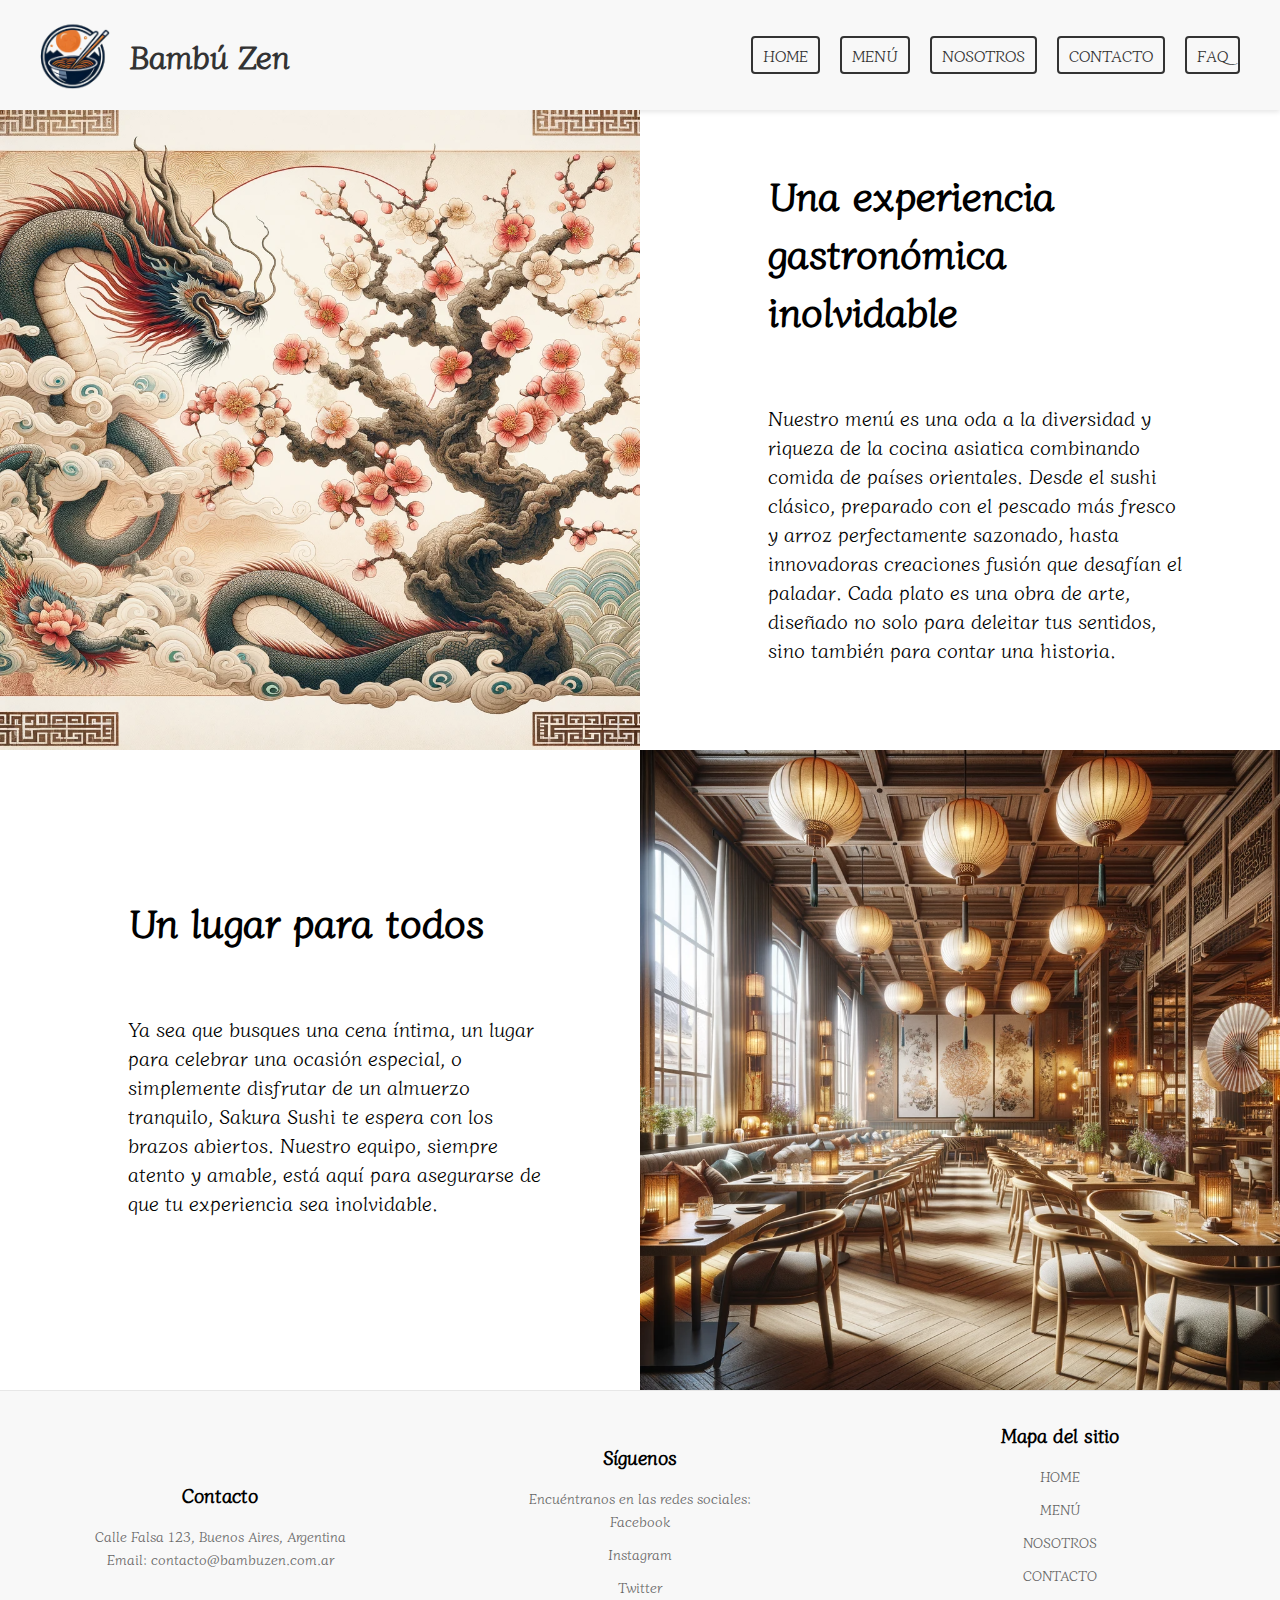
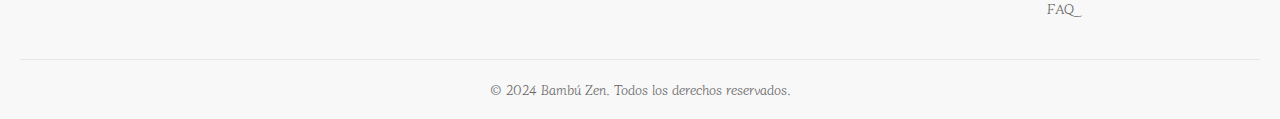
<file: index.html>
<!DOCTYPE html>
<html lang="en">

<head>
    <meta charset="UTF-8">
    <meta name="viewport" content="width=device-width, initial-scale=1.0">
    <title>Bambú Zen</title>
    <link rel="stylesheet" href="CSS/style.css" />
</head>

<body>

    <header>
        <div class="logo">
            <img src="Assets/LogoBambúZen.png" alt="Logo de la empresa">
            <span>Bambú Zen</span>
        </div>
        <nav class="nav-list">
            <ul>
                <li><a href="index.html">HOME</a></li>
                <li><a href="Pages/menú.html">MENÚ</a></li>
                <li><a href="Pages/nosotros.html">NOSOTROS</a></li>
                <li><a href="Pages/contacto.html">CONTACTO</a></li>
                <li><a href="Pages/faq.html">FAQ</a></li>
            </ul>
        </nav>
    </header>

    <main>

        <section class="grilla">
            <article class="landing b1">
                <img src="Assets/Fondos/Landing Page/Arte Landing Page 1 - Este.png" alt="Fondo de tonos claros con un dragon de colores">
                <div class="text b1-text">
                    <h2>Una experiencia gastronómica inolvidable</h2>
                    <p>Nuestro menú es una oda a la diversidad y riqueza de la cocina asiatica combinando comida de
                        países orientales. Desde el sushi clásico, preparado con el pescado más fresco y arroz
                        perfectamente sazonado, hasta innovadoras creaciones fusión que desafían el paladar. Cada plato
                        es una obra de arte, diseñado no solo para deleitar tus sentidos, sino también para contar una
                        historia.</p>
                </div>
            </article>

            <article class="landing b2">
                <div class="text b2-text">
                    <h2>Un lugar para todos</h2>
                    <p>Ya sea que busques una cena íntima, un lugar para celebrar una ocasión especial, o simplemente
                        disfrutar de un almuerzo tranquilo, Sakura Sushi te espera con los brazos abiertos. Nuestro
                        equipo, siempre atento y amable, está aquí para asegurarse de que tu experiencia sea
                        inolvidable.</p>
                </div>
                <img src="Assets/Fondos/Landing Page/Restaurante 1 - Este.png" alt="">
            </article>
        </section>



    </main>

    <footer>
        <div class="footer-content">
            <div class="footer-section">
                <h3>Contacto</h3>
                <p>Calle Falsa 123, Buenos Aires, Argentina</p>
                <p>Email: contacto@bambuzen.com.ar</p>
            </div>
        </div>
        <div class="footer-section">
            <h3>Síguenos</h3>
            <p>Encuéntranos en las redes sociales:</p>
            <ul class="redes-sociales">
                <li>Facebook</li>
                <li>Instagram</li>
                <li>Twitter</li>
            </ul>
        </div>
        <div class="footer-section">
            <h3>Mapa del sitio</h3>
            <ul>
                <li><a href="index.html">HOME</a></li>
                <li><a href="Pages/menú.html">MENÚ</a></li>
                <li><a href="Pages/nosotros.html">NOSOTROS</a></li>
                <li><a href="Pages/contacto.html">CONTACTO</a></li>
                <li><a href="Pages/faq.html">FAQ</a></li>
            </ul>
        </div>
        <div class="footer-abajo">
            <p>© 2024 Bambú Zen. Todos los derechos reservados.</p>
        </div>
    </footer>

</body>

</html>
</file>
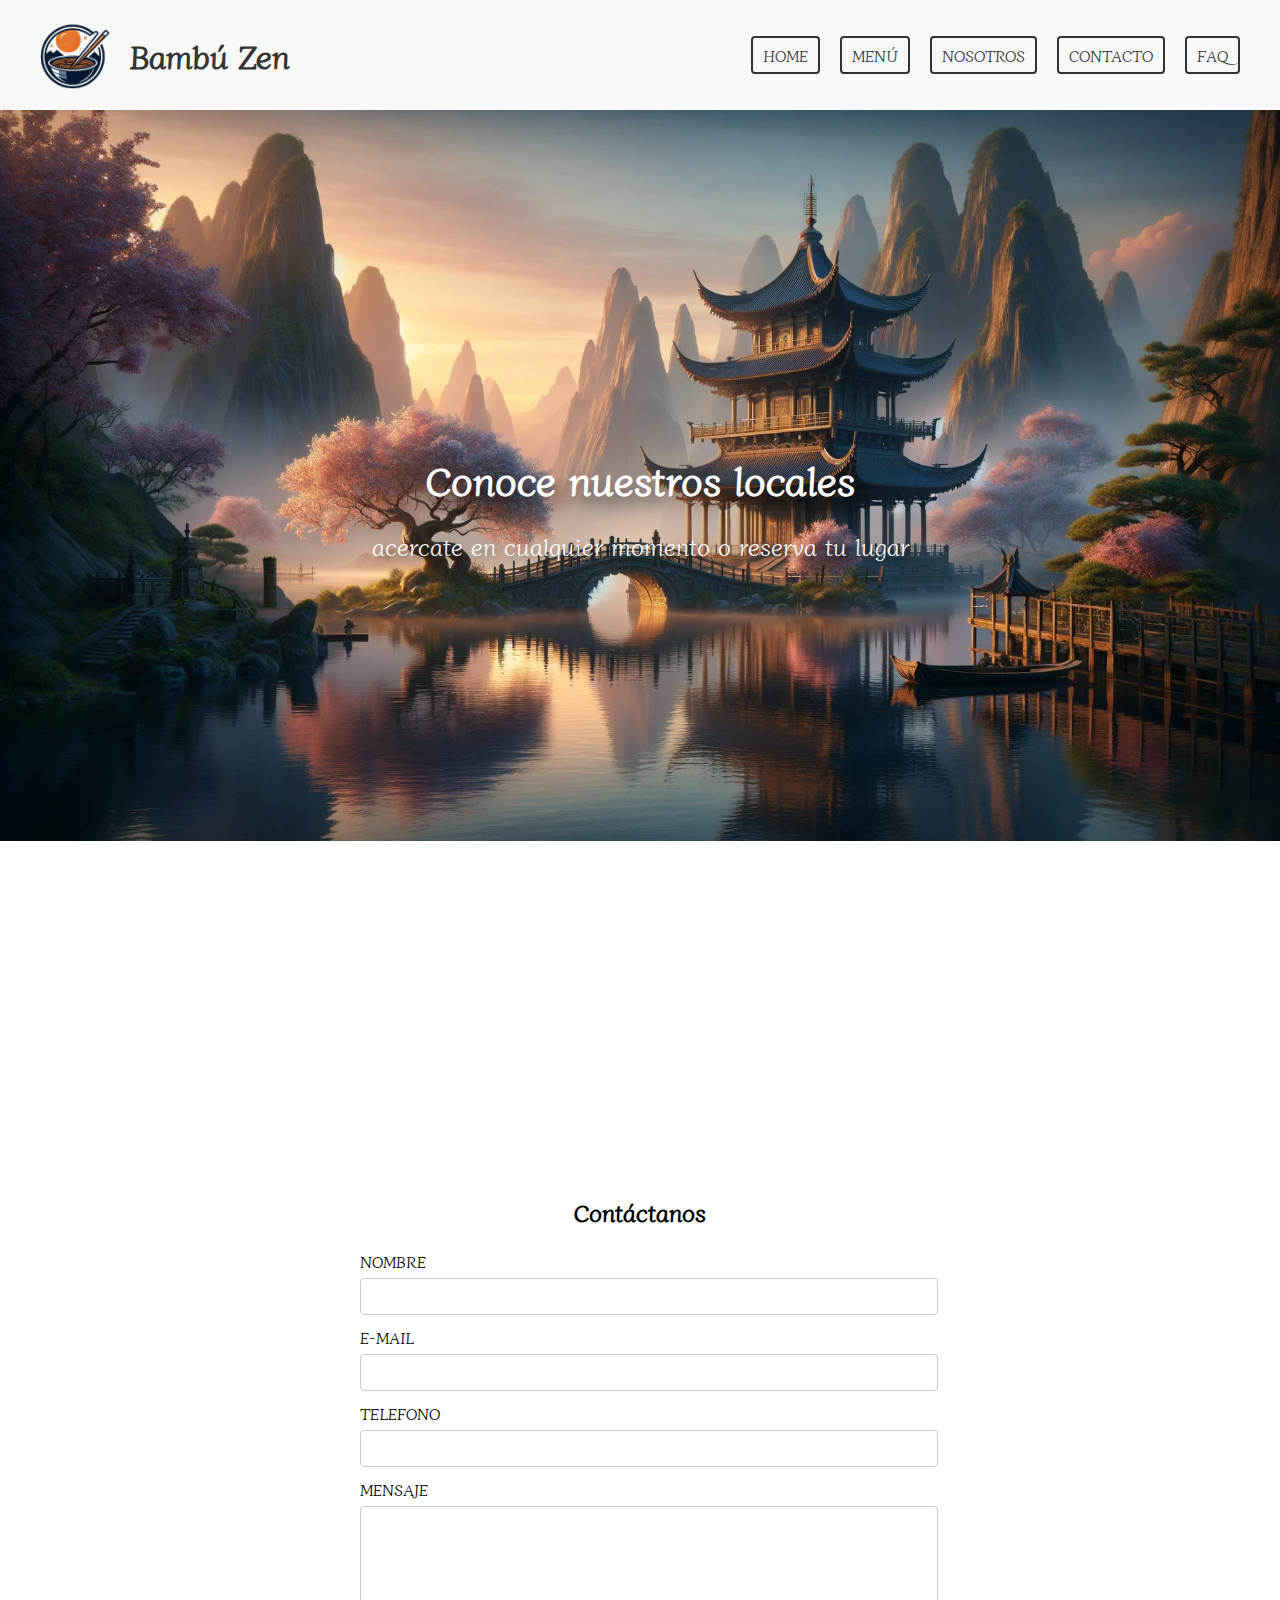
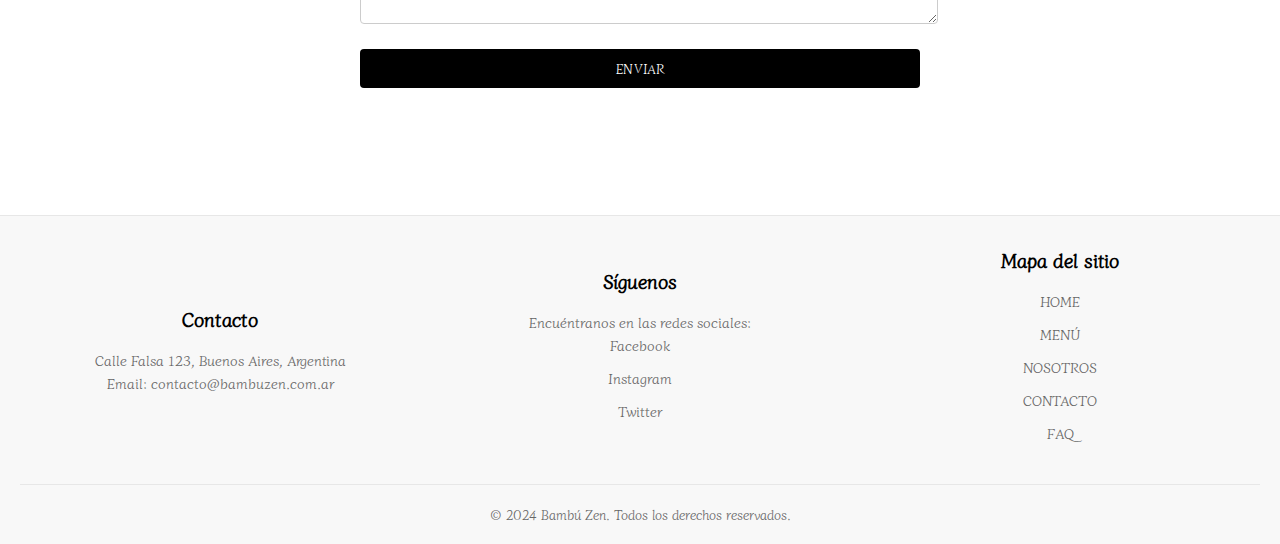
<file: Pages/contacto.html>
<!DOCTYPE html>
<html lang="en">
<head>
    <meta charset="UTF-8">
    <meta name="viewport" content="width=device-width, initial-scale=1.0">
    <title>Bambú Zen - Contacto</title>
    <link rel="stylesheet" href="../CSS/style.css" />
</head>
<body>
    
    <header>
        <div class="logo">
            <img src="../Assets/LogoBambúZen.png" alt="Logo de la empresa">
            <span>Bambú Zen</span>
        </div>
        <nav class="nav-list">
            <ul>
                <li><a href="../index.html">HOME</a></li>
                <li><a href="menú.html">MENÚ</a></li>
                <li><a href="nosotros.html">NOSOTROS</a></li>
                <li><a href="contacto.html">CONTACTO</a></li>
                <li><a href="faq.html">FAQ</a></li>
            </ul>
        </nav>
    </header>

    <main>
        <section class="contacto-img-1">
            <img src="../Assets/Fondos/Landing Page/Fondo 1 - Landing Page.png" alt="Fondo de estilo oriental">
         </section>
         <section class="contacto-text-1">
            <h2>Conoce nuestros locales</h2>
            <p>acercate en cualquier momento o reserva tu lugar</p>
         </section>   

	    <section class="contacto-formulario">
            <h2>Contáctanos</h2>
            <form action="#contacto" method="post">
                <div class="formulario-1">
                    <label for="nombre">NOMBRE</label>
                    <input type="text" id="nombre" name="nombre" required>
                </div>
                <div class="formulario-1">
                    <label for="email">E-MAIL</label>
                    <input type="email" id="email" name="email" required>
                </div>
                <div class="formulario-1">
                    <label for="telefono">TELEFONO</label>
                    <input type="tel" id="telefono" name="telefono" required>
                </div>
                <div class="formulario-1">
                    <label for="mensaje">MENSAJE</label>
                    <textarea name="mensaje" id="mensaje" required></textarea>
                </div>
                <button type="submit">ENVIAR</button>
            </form>
	    </section>


    </main>

    <footer>
        <div class="footer-content">
            <div class ="footer-section">
                <h3>Contacto</h3>
                <p>Calle Falsa 123, Buenos Aires, Argentina</p>
                <p>Email: contacto@bambuzen.com.ar</p>
            </div>
        </div>
        <div class="footer-section">
            <h3>Síguenos</h3>
            <p>Encuéntranos en las redes sociales:</p>
            <ul class="Redes sociales">
                <li>Facebook</li>
                <li>Instagram</li>
                <li>Twitter</li>
            </ul>
        </div>
        <div class="footer-section">
            <h3>Mapa del sitio</h3>
            <ul>
                <li><a href="../index.html">HOME</a></li>
                <li><a href="menú.html">MENÚ</a></li>
                <li><a href="nosotros.html">NOSOTROS</a></li>
                <li><a href="contacto.html">CONTACTO</a></li>
                <li><a href="faq.html">FAQ</a></li>
            </ul>
        </div>
        <div class="footer-abajo">
            <p>© 2024 Bambú Zen. Todos los derechos reservados.</p>
        </div>
    </footer>

</body>
</html>
</file>
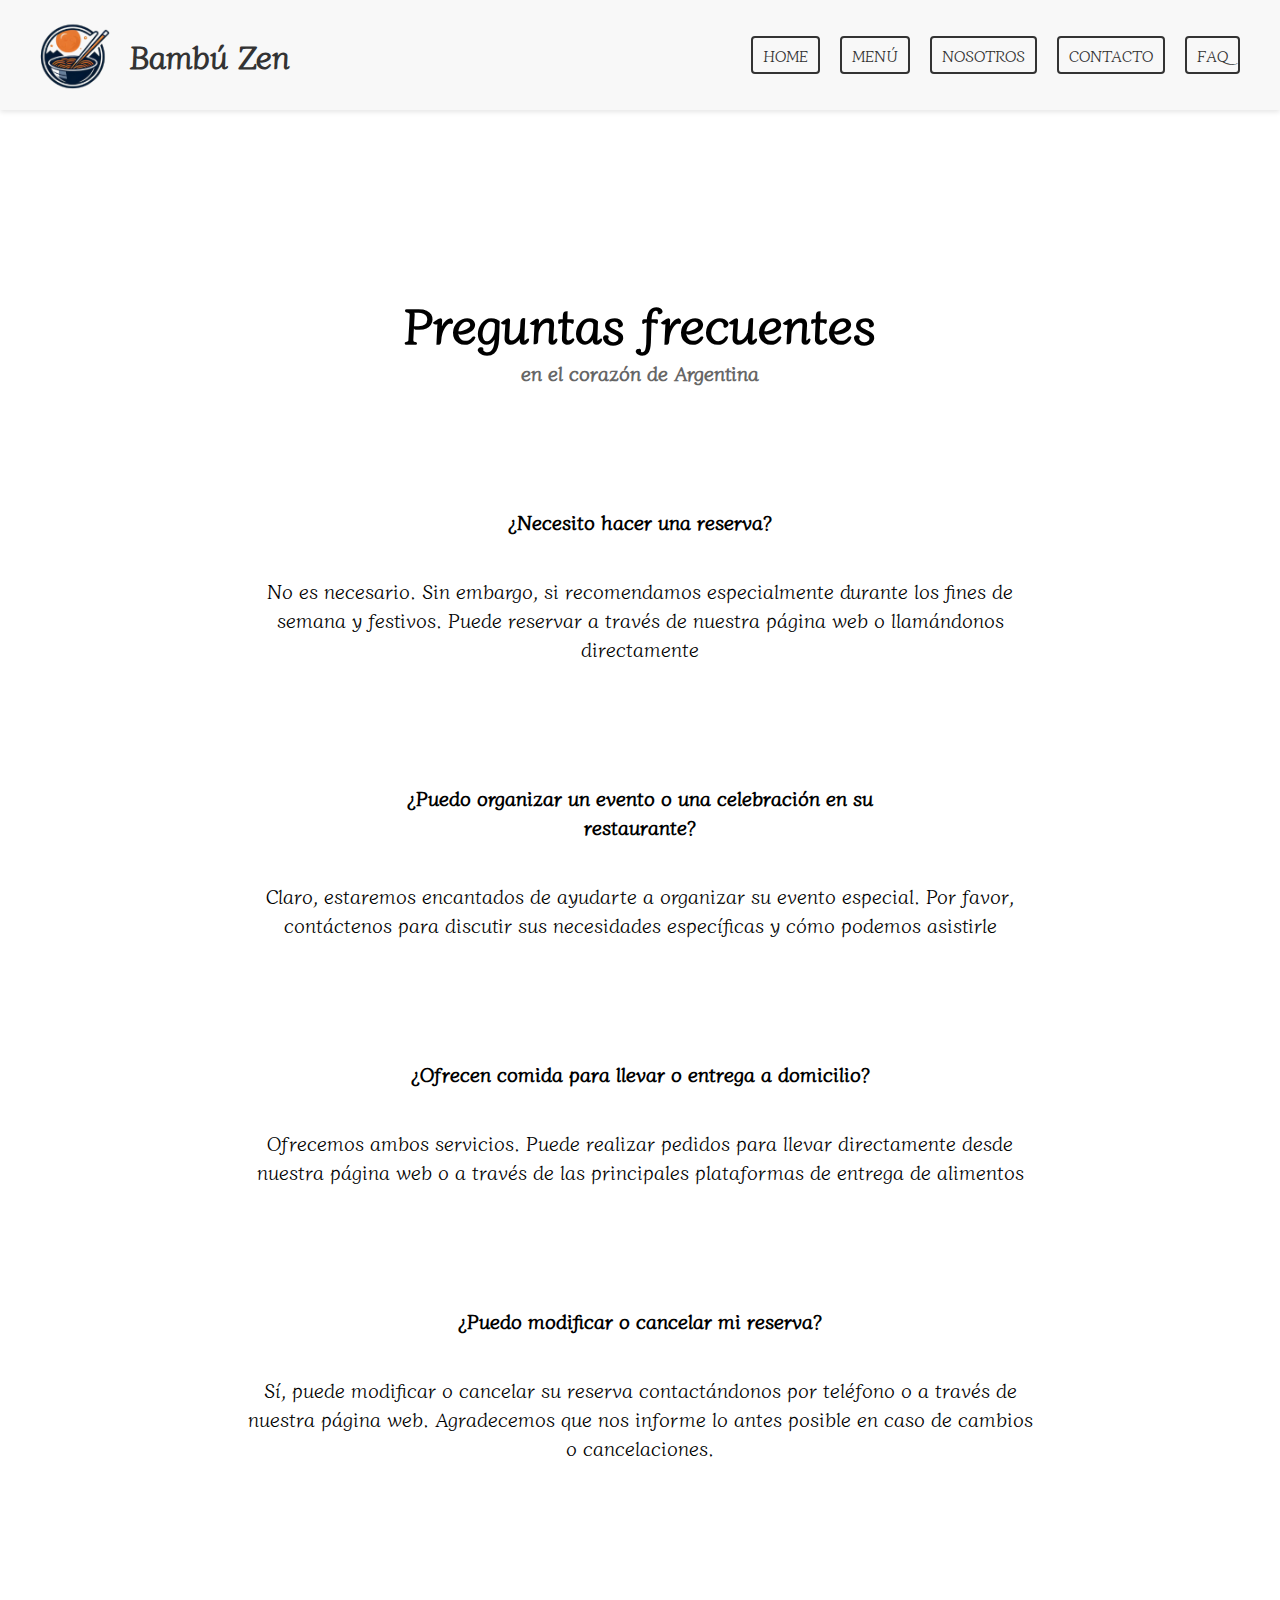
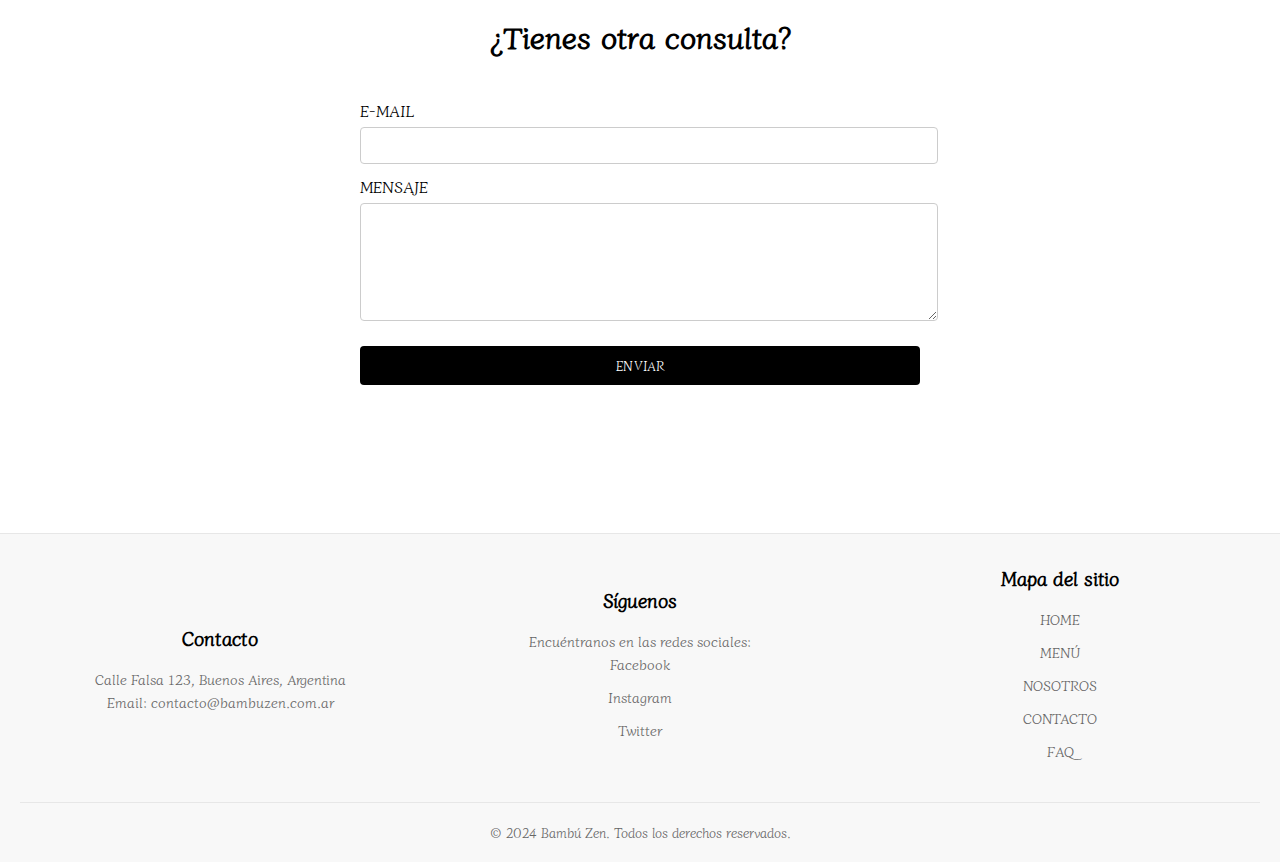
<file: Pages/faq.html>
<!DOCTYPE html>
<html lang="en">
<head>
    <meta charset="UTF-8">
    <meta name="viewport" content="width=device-width, initial-scale=1.0">
    <title>Bambú Zen - FAQ</title>
    <link rel="stylesheet" href="../CSS/style.css" />
</head>
<body>
   
    <header>
        <div class="logo">
            <img src="../Assets/LogoBambúZen.png" alt="Logo de la empresa">
            <span>Bambú Zen</span>
        </div>
        <nav class="nav-list">
            <ul>
                <li><a href="../index.html">HOME</a></li>
                <li><a href="menú.html">MENÚ</a></li>
                <li><a href="nosotros.html">NOSOTROS</a></li>
                <li><a href="contacto.html">CONTACTO</a></li>
                <li><a href="faq.html">FAQ</a></li>
            </ul>
        </nav>
    </header>

    <main>
        <div class="faq-section">
            <h2>Preguntas frecuentes</h2>
            <h3>en el corazón de Argentina</h3>
            <div class="faq-item">
                <h4>¿Necesito hacer una reserva?</h4>
                <p>No es necesario. Sin embargo, si recomendamos especialmente durante los fines de semana y festivos. Puede reservar a través de nuestra página web o llamándonos directamente</p>
            </div>
            <div class="faq-item">
                <h4>¿Puedo organizar un evento o una celebración en su restaurante?</h4>
                <p>Claro, estaremos encantados de ayudarte a organizar su evento especial. Por favor, contáctenos para discutir sus necesidades específicas y cómo podemos asistirle</p>
            </div>
            <div class="faq-item">
                <h4>¿Ofrecen comida para llevar o entrega a domicilio?</h4>
                <p>Ofrecemos ambos servicios. Puede realizar pedidos para llevar directamente desde nuestra página web o a través de las principales plataformas de entrega de alimentos</p>
            </div>
            <div class="faq-item">
                <h4>¿Puedo modificar o cancelar mi reserva?</h4>
                <p>Sí, puede modificar o cancelar su reserva contactándonos por teléfono o a través de nuestra página web. Agradecemos que nos informe lo antes posible en caso de cambios o cancelaciones.</p>
            </div>

            <section class="faq-formulario">
                <h2>¿Tienes otra consulta?</h2>
                <form action="#contacto" method="post">
                    <div class="formulario-1-faq">
                        <label for="email">E-MAIL</label>
                        <input type="email" id="email" name="email" required>
                    </div>
                    <div class="formulario-1-faq">
                        <label for="mensaje">MENSAJE</label>
                        <textarea name="mensaje" id="mensaje" required></textarea>
                    </div>
                    <button type="submit">ENVIAR</button>
                </form>
            </section>

    </main>

    <footer>
        <div class="footer-content">
            <div class ="footer-section">
                <h3>Contacto</h3>
                <p>Calle Falsa 123, Buenos Aires, Argentina</p>
                <p>Email: contacto@bambuzen.com.ar</p>
            </div>
        </div>
        <div class="footer-section">
            <h3>Síguenos</h3>
            <p>Encuéntranos en las redes sociales:</p>
            <ul class="Redes sociales">
                <li>Facebook</li>
                <li>Instagram</li>
                <li>Twitter</li>
            </ul>
        </div>
        <div class="footer-section">
            <h3>Mapa del sitio</h3>
            <ul>
                <li><a href="../index.html">HOME</a></li>
                <li><a href="menú.html">MENÚ</a></li>
                <li><a href="nosotros.html">NOSOTROS</a></li>
                <li><a href="contacto.html">CONTACTO</a></li>
                <li><a href="faq.html">FAQ</a></li>
            </ul>
        </div>
        <div class="footer-abajo">
            <p>© 2024 Bambú Zen. Todos los derechos reservados.</p>
        </div>
    </footer>

</body>
</html>
</file>
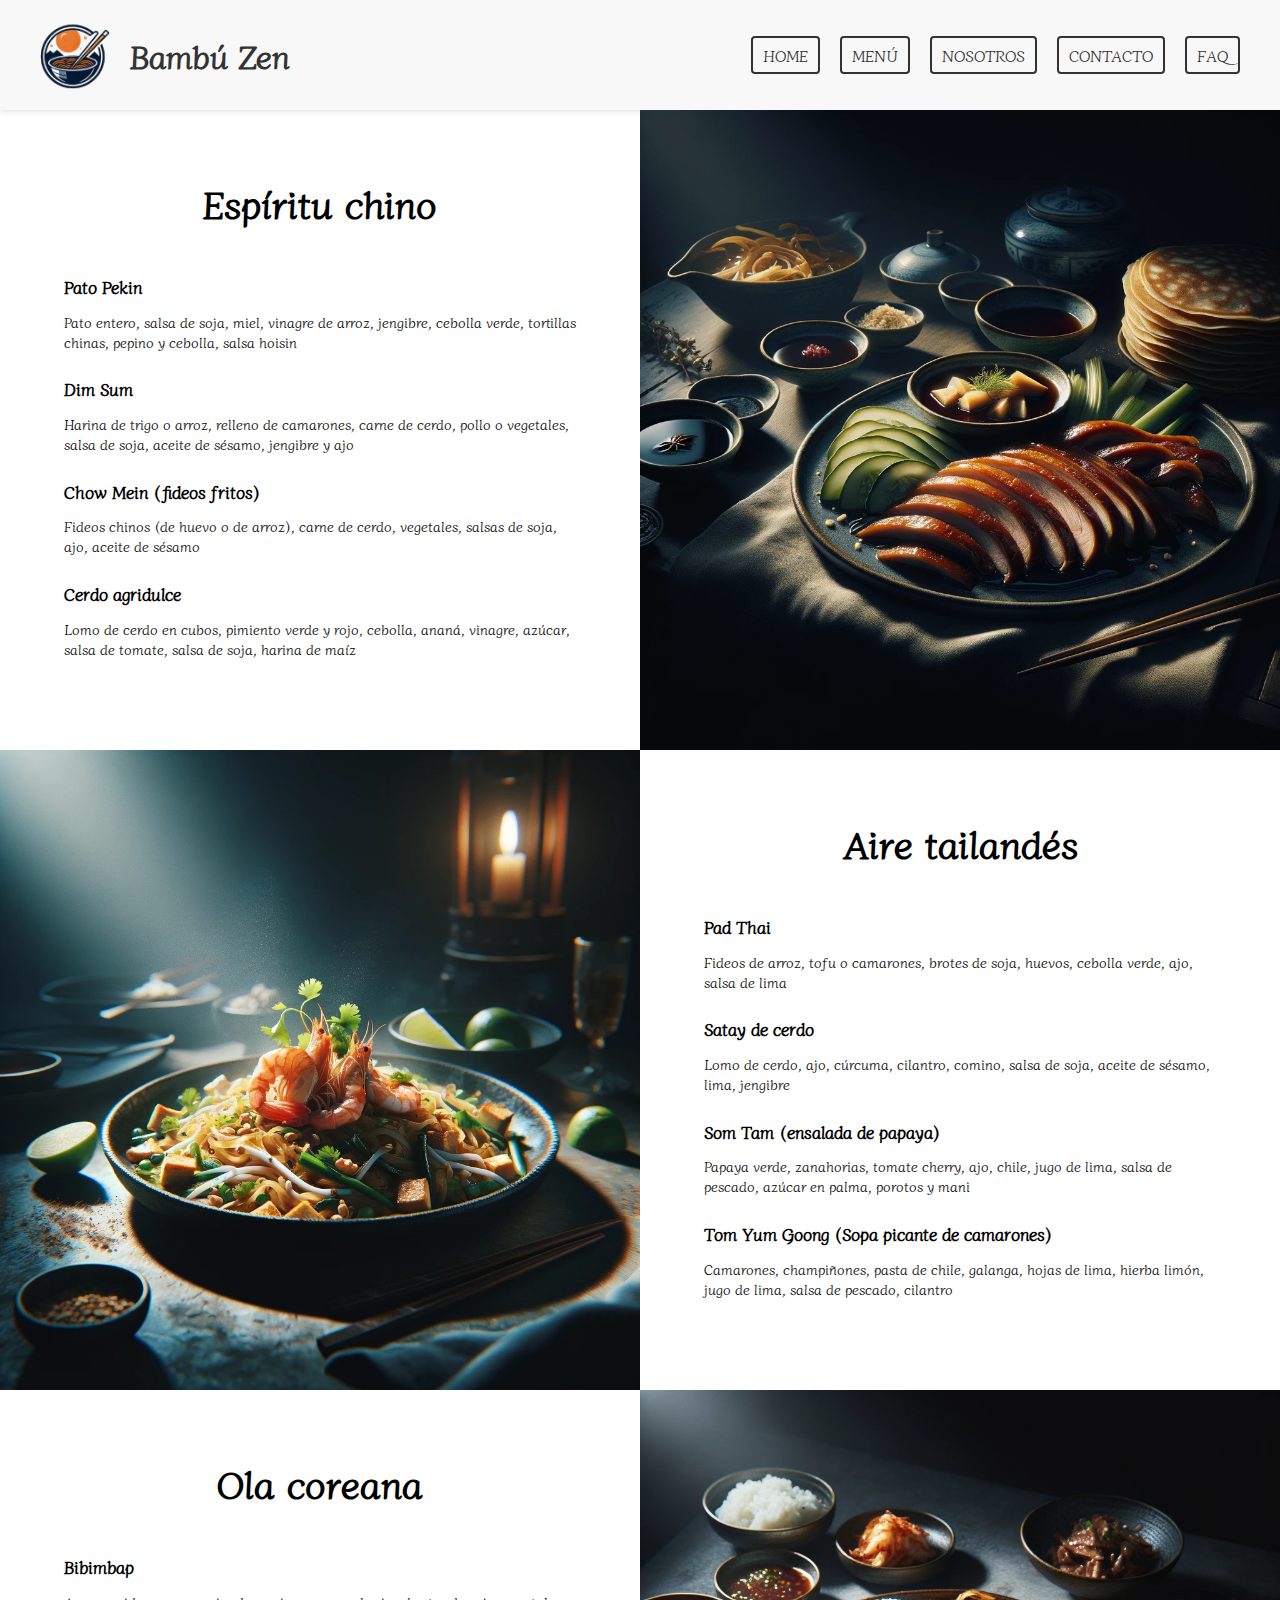
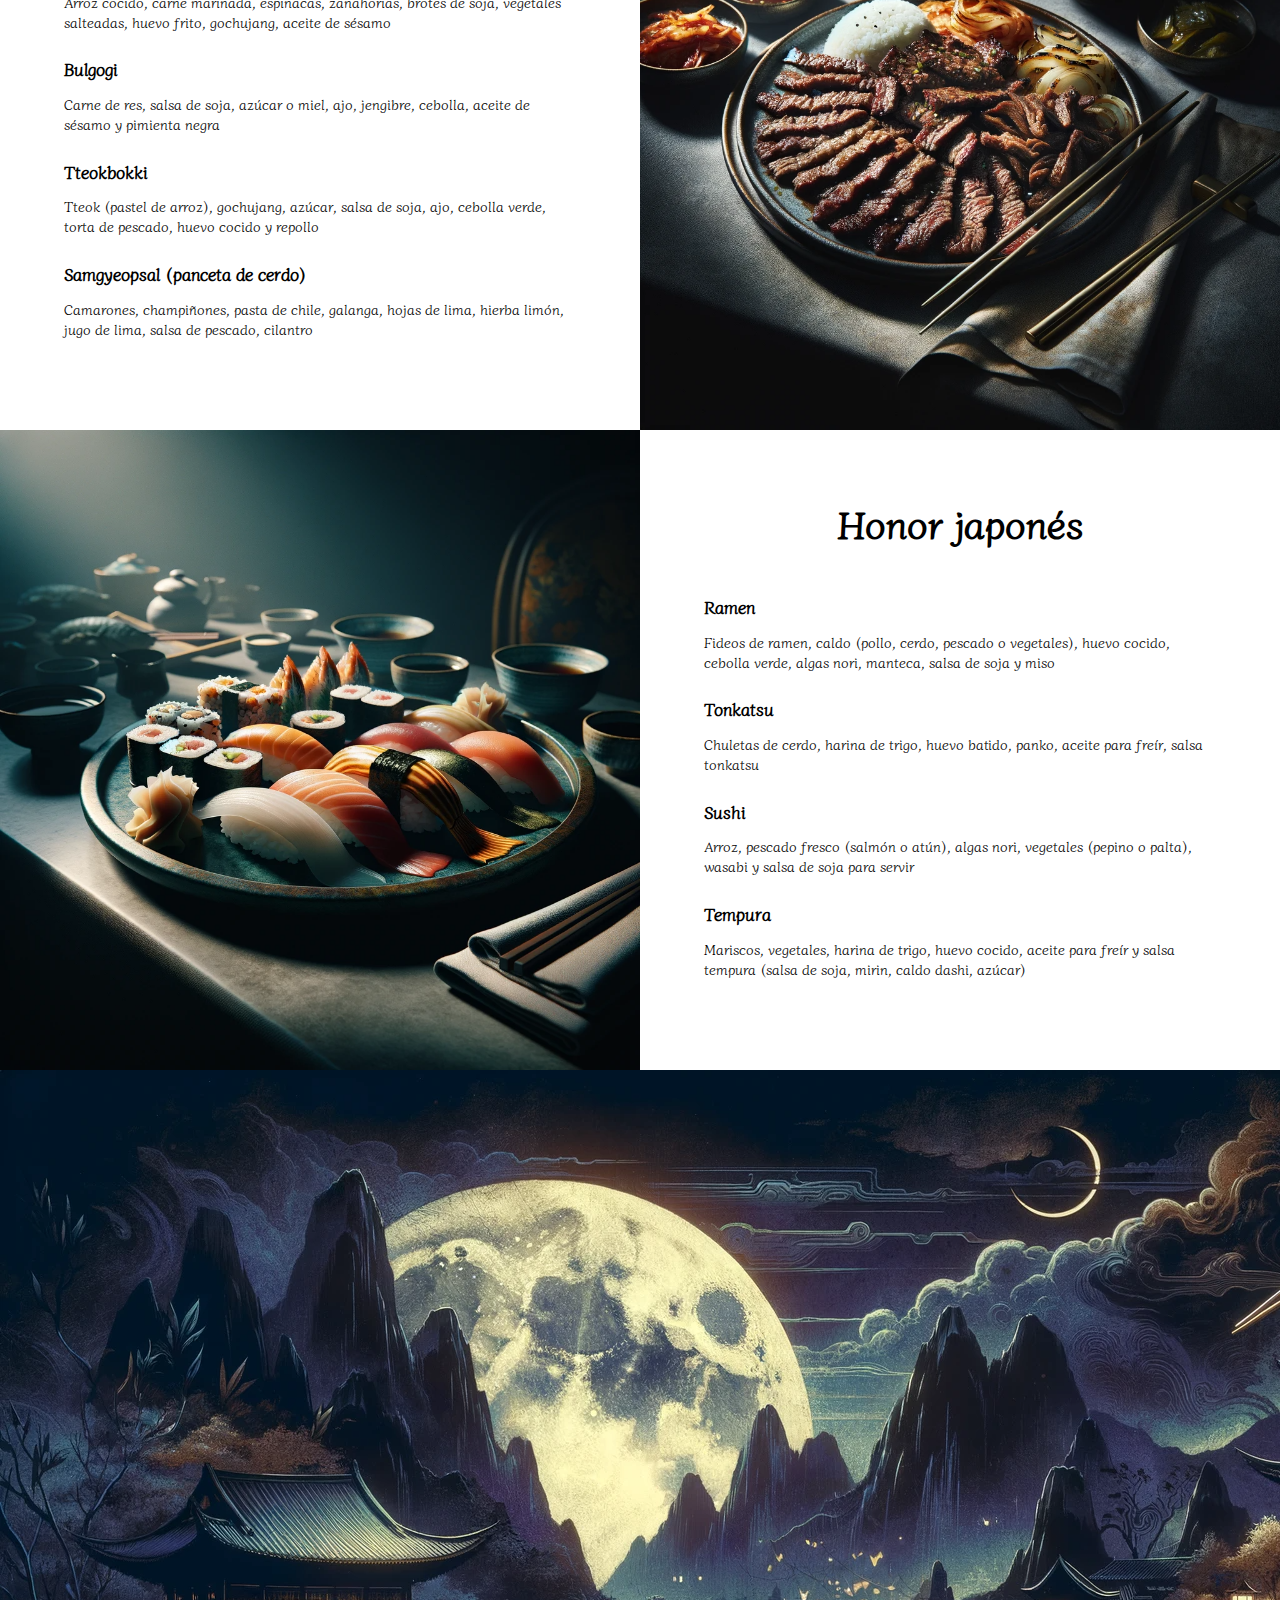
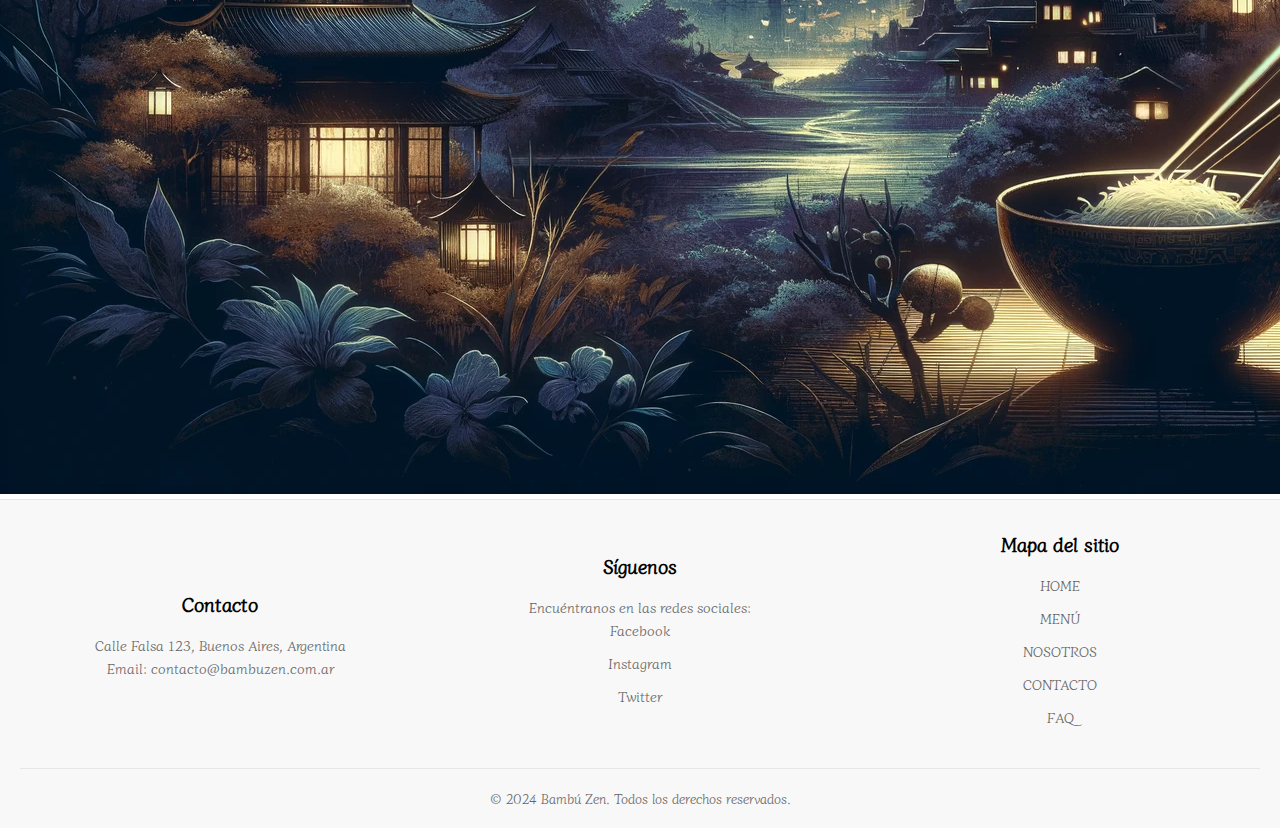
<file: Pages/menú.html>
<!DOCTYPE html>
<html lang="en">

<head>
    <meta charset="UTF-8">
    <meta name="viewport" content="width=device-width, initial-scale=1.0">
    <title>Bambú Zen - Menu</title>
    <link rel="stylesheet" href="../CSS/style.css" />
</head>

<body>

    <header>
        <div class="logo">
            <img src="../Assets/LogoBambúZen.png" alt="Logo de la empresa">
            <span>Bambú Zen</span>
        </div>
        <nav class="nav-list">
            <ul>
                <li><a href="../index.html">HOME</a></li>
                <li><a href="menú.html">MENÚ</a></li>
                <li><a href="nosotros.html">NOSOTROS</a></li>
                <li><a href="contacto.html">CONTACTO</a></li>
                <li><a href="faq.html">FAQ</a></li>
            </ul>
        </nav>
    </header>

    <main>

        <div class="menu-section">
            <div class="menu-text">
                <h2>Espíritu chino</h2>
                <h3>Pato Pekin</h3>
                <p>Pato entero, salsa de soja, miel, vinagre de arroz, jengibre, cebolla verde, tortillas chinas, pepino
                    y cebolla, salsa hoisin</p>
                <h3>Dim Sum</h3>
                <p>Harina de trigo o arroz, relleno de camarones, carne de cerdo, pollo o vegetales, salsa de soja,
                    aceite de sésamo, jengibre y ajo</p>
                <h3>Chow Mein (fideos fritos)</h3>
                <p>Fideos chinos (de huevo o de arroz), carne de cerdo, vegetales, salsas de soja, ajo, aceite de sésamo
                </p>
                <h3>Cerdo agridulce</h3>
                <p>Lomo de cerdo en cubos, pimiento verde y rojo, cebolla, ananá, vinagre, azúcar, salsa de tomate,
                    salsa de soja, harina de maíz</p>
            </div>
            <div class="menu-img">
                <img src="../Assets/Fondos/Menú/Comida China 1.png" alt="Platos chinos">
            </div>
        </div>

        <div class="menu-section">
            <div class="menu-img">
                <img src="../Assets/Fondos/Menú/Comida Tailandesa 1.png"
                    alt="Platos tailandeses">
            </div>
            <div class="menu-text">
                <h2>Aire tailandés</h2>
                <h3>Pad Thai</h3>
                <p>Fideos de arroz, tofu o camarones, brotes de soja, huevos, cebolla verde, ajo, salsa de lima</p>
                <h3>Satay de cerdo</h3>
                <p>Lomo de cerdo, ajo, cúrcuma, cilantro, comino, salsa de soja, aceite de sésamo, lima, jengibre</p>
                <h3>Som Tam (ensalada de papaya)</h3>
                <p>Papaya verde, zanahorias, tomate cherry, ajo, chile, jugo de lima, salsa de pescado, azúcar en palma,
                    porotos y mani</p>
                <h3>Tom Yum Goong (Sopa picante de camarones)</h3>
                <p>Camarones, champiñones, pasta de chile, galanga, hojas de lima, hierba limón, jugo de lima, salsa de
                    pescado, cilantro</p>
            </div>
        </div>

        <div class="menu-section">
            <div class="menu-text">
                <h2>Ola coreana</h2>
                <h3>Bibimbap</h3>
                <p>Arroz cocido, carne marinada, espinacas, zanahorias, brotes de soja, vegetales salteadas, huevo
                    frito, gochujang, aceite de sésamo</p>
                <h3>Bulgogi</h3>
                <p>Carne de res, salsa de soja, azúcar o miel, ajo, jengibre, cebolla, aceite de sésamo y pimienta negra
                </p>
                <h3>Tteokbokki</h3>
                <p>Tteok (pastel de arroz), gochujang, azúcar, salsa de soja, ajo, cebolla verde, torta de pescado,
                    huevo cocido y repollo</p>
                <h3>Samgyeopsal (panceta de cerdo)</h3>
                <p>Camarones, champiñones, pasta de chile, galanga, hojas de lima, hierba limón, jugo de lima, salsa de
                    pescado, cilantro</p>
            </div>
            <div class="menu-img">
                <img src="../Assets/Fondos/Menú/Comida Coreana 1.png"
                    alt="Platos coreanos">
            </div>
        </div>

        <div class="menu-section">
            <div class="menu-img">
                <img src="../Assets/Fondos/Menú/Comida Japonesa 1.png"
                    alt="Platos japoneses">
            </div>
            <div class="menu-text">
                <h2>Honor japonés</h2>
                <h3>Ramen</h3>
                <p>Fideos de ramen, caldo (pollo, cerdo, pescado o vegetales), huevo cocido, cebolla verde, algas nori,
                    manteca, salsa de soja y miso</p>
                <h3>Tonkatsu</h3>
                <p>Chuletas de cerdo, harina de trigo, huevo batido, panko, aceite para freír, salsa tonkatsu</p>
                <h3>Sushi</h3>
                <p>Arroz, pescado fresco (salmón o atún), algas nori, vegetales (pepino o palta), wasabi y salsa de soja
                    para servir</p>
                <h3>Tempura</h3>
                <p>Mariscos, vegetales, harina de trigo, huevo cocido, aceite para freír y salsa tempura (salsa de soja,
                    mirin, caldo dashi, azúcar)</p>
            </div>
        </div>

        <section class="menu-img-5">
            <img src="../Assets/Fondos/Menú/Tema abajo 1.png"
                alt="Fondo de estilo oriental">
        </section>


    </main>

    <footer>
        <div class="footer-content">
            <div class="footer-section">
                <h3>Contacto</h3>
                <p>Calle Falsa 123, Buenos Aires, Argentina</p>
                <p>Email: contacto@bambuzen.com.ar</p>
            </div>
        </div>
        <div class="footer-section">
            <h3>Síguenos</h3>
            <p>Encuéntranos en las redes sociales:</p>
            <ul class="Redes sociales">
                <li>Facebook</li>
                <li>Instagram</li>
                <li>Twitter</li>
            </ul>
        </div>
        <div class="footer-section">
            <h3>Mapa del sitio</h3>
            <ul>
                <li><a href="../index.html">HOME</a></li>
                <li><a href="menú.html">MENÚ</a></li>
                <li><a href="nosotros.html">NOSOTROS</a></li>
                <li><a href="contacto.html">CONTACTO</a></li>
                <li><a href="faq.html">FAQ</a></li>
            </ul>
        </div>
        <div class="footer-abajo">
            <p>© 2024 Bambú Zen. Todos los derechos reservados.</p>
        </div>
    </footer>



</body>

</html>
</file>
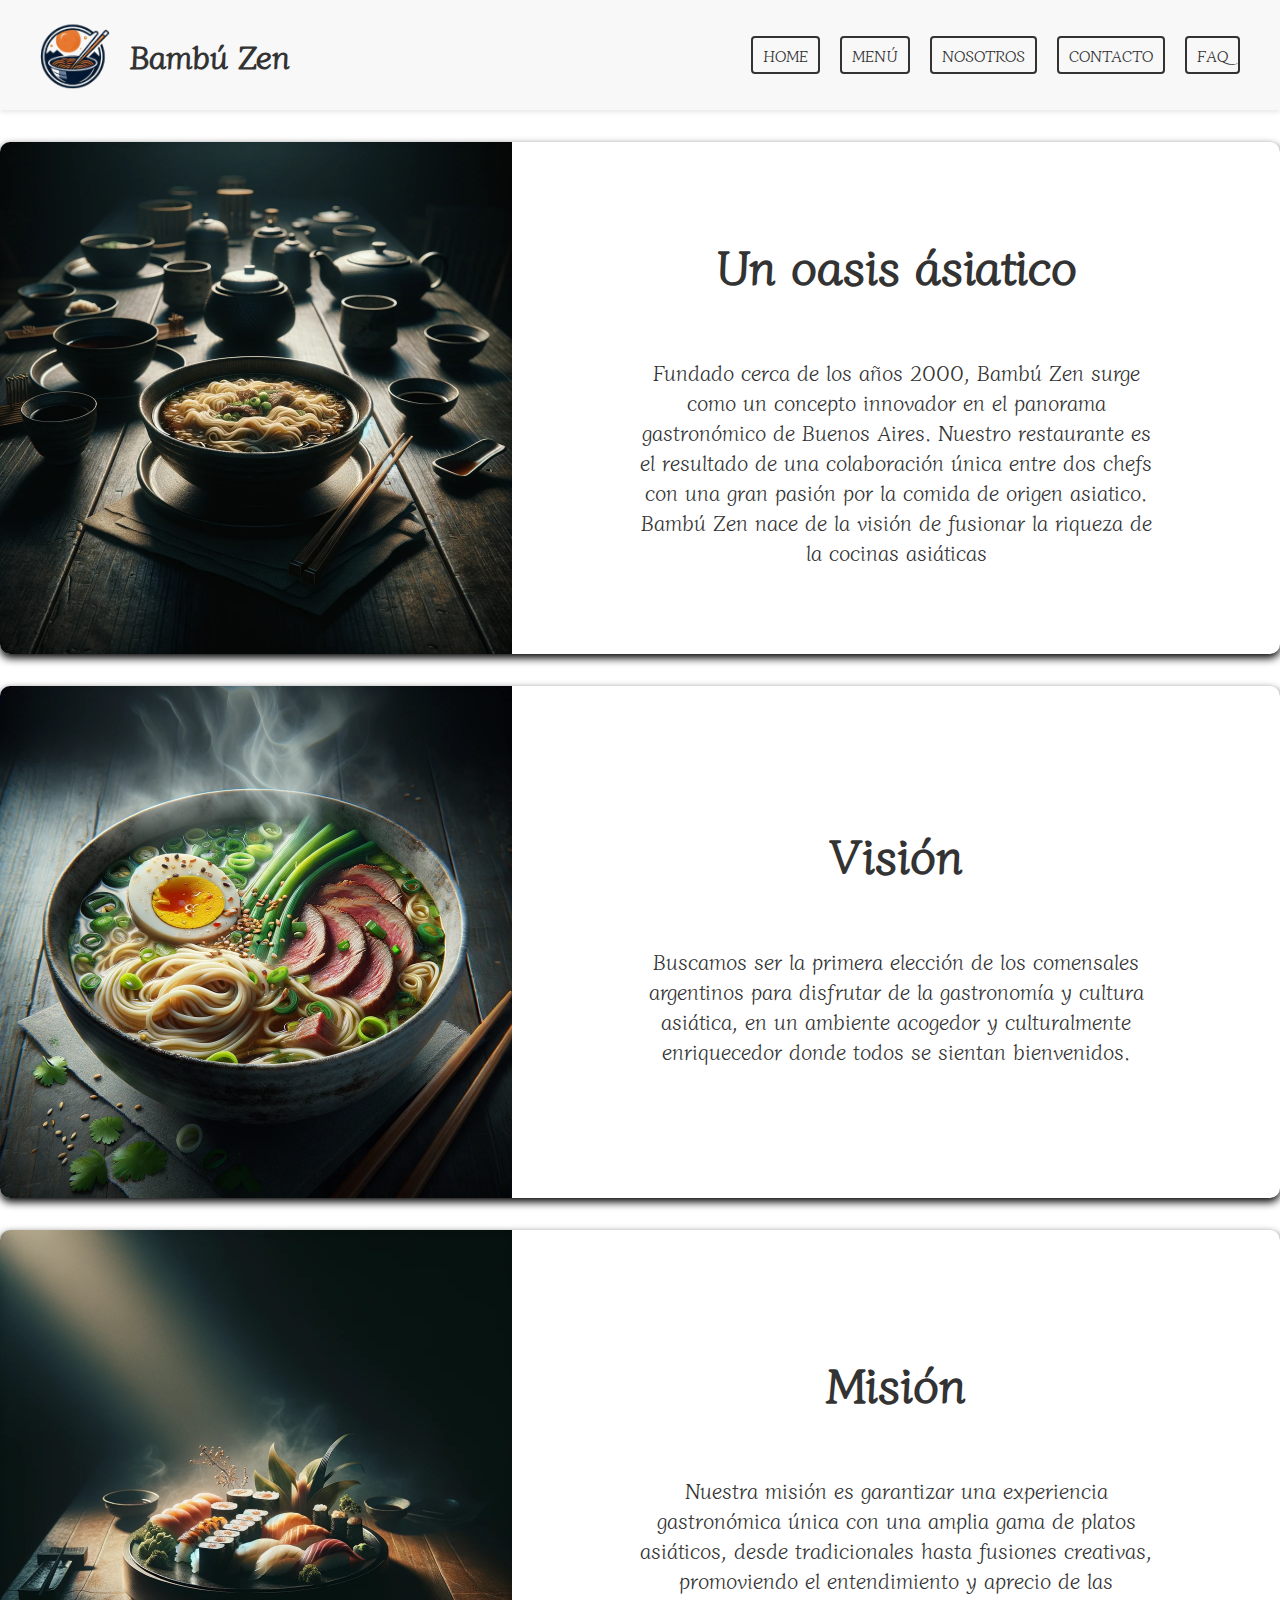
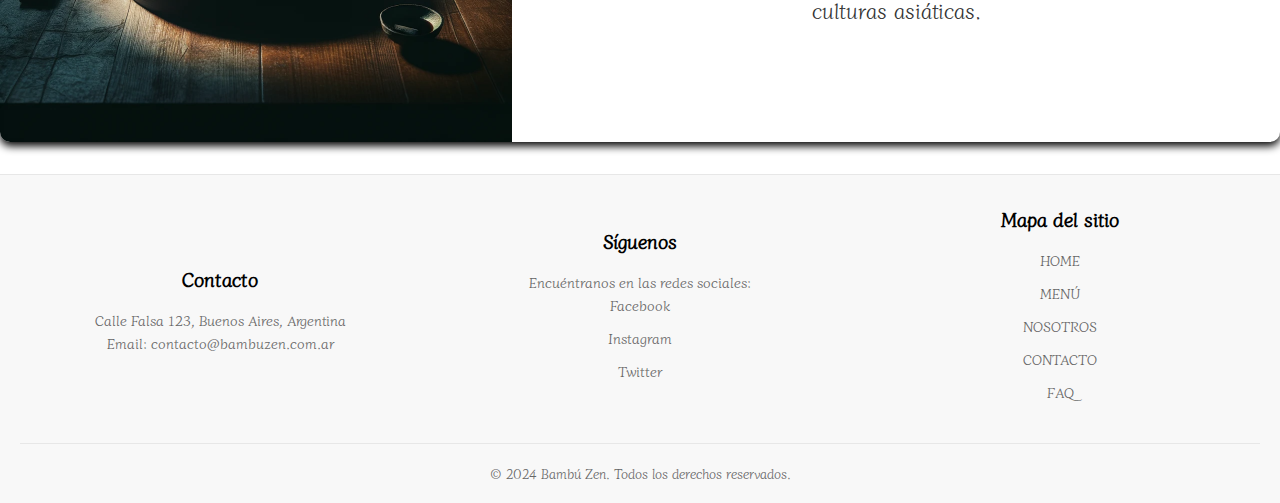
<file: Pages/nosotros.html>
<!DOCTYPE html>
<html lang="en">
<head>
    <meta charset="UTF-8">
    <meta name="viewport" content="width=device-width, initial-scale=1.0">
    <title>Bambú Zen - Nosotros</title>
    <link rel="stylesheet" href="../CSS/style.css" />
</head>
<body>
    
    <header>
        <div class="logo">
            <img src="../Assets/LogoBambúZen.png" alt="Logo de la empresa">
            <span>Bambú Zen</span>
        </div>
        <nav class="nav-list">
            <ul>
                <li><a href="../index.html">HOME</a></li>
                <li><a href="menú.html">MENÚ</a></li>
                <li><a href="nosotros.html">NOSOTROS</a></li>
                <li><a href="contacto.html">CONTACTO</a></li>
                <li><a href="faq.html">FAQ</a></li>
            </ul>
        </nav>
    </header>


    <main>
            <div class = nosotros-section>
                <div class = "nosotros-card">
                    <img src="../Assets/Fondos/Comida 3.png" alt="">
                        <div class="nosotros-text">
                            <h2>Un oasis ásiatico</h2>
                            <p>Fundado cerca de los años 2000, Bambú Zen surge como un concepto innovador en el panorama gastronómico de Buenos Aires. Nuestro restaurante es el resultado de una colaboración única entre dos chefs con una gran pasión por la comida de origen asiatico. Bambú Zen nace de la visión de fusionar la riqueza de la cocinas asiáticas</p>
                        </div>
                    </div>
            </div>

            <div class = nosotros-section>
                <div class = "nosotros-card">
                    <img src="../Assets/Fondos/Comida 2.png" alt="">
                        <div class="nosotros-text">
                            <h2>Visión</h2>
                            <p>Buscamos ser la primera elección de los comensales argentinos para disfrutar de la gastronomía y cultura asiática, en un ambiente acogedor y culturalmente enriquecedor donde todos se sientan bienvenidos.</p>
                        </div>
                    </div>
            </div>

            <div class = nosotros-section>
                <div class = "nosotros-card">
                    <img src="../Assets/Fondos/Comida 5.png" alt="">
                    <div class="nosotros-text">
                        <h2>Misión</h2>
                        <p>Nuestra misión es garantizar una experiencia gastronómica única con una amplia gama de platos asiáticos, desde tradicionales hasta fusiones creativas, promoviendo el entendimiento y aprecio de las culturas asiáticas.</p>
                    </div>
                </div>
            </div>  
        
        </main>

        <footer>
            <div class="footer-content">
                <div class ="footer-section">
                    <h3>Contacto</h3>
                    <p>Calle Falsa 123, Buenos Aires, Argentina</p>
                    <p>Email: contacto@bambuzen.com.ar</p>
                </div>
            </div>
            <div class="footer-section">
                <h3>Síguenos</h3>
                <p>Encuéntranos en las redes sociales:</p>
                <ul class="Redes sociales">
                    <li>Facebook</li>
                    <li>Instagram</li>
                    <li>Twitter</li>
                </ul>
            </div>
            <div class="footer-section">
                <h3>Mapa del sitio</h3>
                <ul>
                    <li><a href="../index.html">HOME</a></li>
                    <li><a href="menú.html">MENÚ</a></li>
                    <li><a href="nosotros.html">NOSOTROS</a></li>
                    <li><a href="contacto.html">CONTACTO</a></li>
                    <li><a href="faq.html">FAQ</a></li>
                </ul>
            </div>
            <div class="footer-abajo">
                <p>© 2024 Bambú Zen. Todos los derechos reservados.</p>
            </div>
        </footer>

</body>
</html>
</file>
<file: CSS/style.css>
@import url('https://fonts.googleapis.com/css2?family=Dancing+Script&family=Diphylleia&display=swap');

*{
        margin: 0;
        padding: 0;
        font-family: 'Diphylleia', serif;
}

/* header */

header{
    display: flex;
    justify-content: space-between;
    align-items: center;
    background-color: #f8f8f8;
    padding:20px 40px;
    box-shadow: 0 2px 5px rgba(0,0,0,0.1)
}

.logo{
    display:flex;
    align-items: center;
}

.logo img {
    height: 70px;
}

.logo span {
    margin-left: 20px;
    font-size: 2em;
    font-weight: bold;
    color: #333
}

.nav-list ul {
    list-style: none;
    padding: 0;
    margin: 0;
    display: flex;
    align-items: center;
}

.nav-list li {
    margin-left: 20px;
}

.nav-list a {
    text-decoration: none;
    color: #333;
    padding: 5px 10px;
    border: 2px solid #333;
    border-radius: 4px;
}

.nav-list a:hover {
    background-color: #333;
    color: #fff;
}



/* index */

.landing {
    width: 100%;
    height: 100%;
    display: flex;
    justify-content: center;
    align-items: center;
}
  
.grilla {
    grid-area: content;
    display: grid;
    grid-template-columns: repeat(2, 1fr);
    grid-template-rows: auto;
    grid-template-areas: 
    'a1 a1'
    'a2 a2'
    'a3 a4';
}

.b1 {
    grid-area: a1;
    font-size: 16px;
}

.b1 img {
    width: 50%;
    height: auto;
}

.text h2 {
    padding: 0 15% 5% 20%;
    font-size: 40px;
}

.text p {
    padding: 5% 15% 5% 20%;
    align-content: center;
    font-size: 20px;
}

.b2 {
    grid-area: a2;
    font-size: 16px;
}

.b2 img {
    width: 50%;
}

@media (max-width: 1100px) {
    .grilla {
        grid-template-columns: 1fr; 
    }

    .landing {
        flex-direction: column; 
        margin: 0; 
    }

    .b1, .b2 {
        font-size: 14px; 
    }

    .b1 img, .b2 img {
        width: 100%; 
        height: auto;
        object-fit: cover; 
    }

    .b2 img {
        padding-top: 15%;
    }

    .text h2 {
        font-size: 32px; 
        padding: 15% 10% 1% 10%; 
    }

    .text p {
        font-size: 16px; 
        padding: 5% 10%; 
    }
}
  




/* Menu*/


.menu-section {
    display: grid;
}

.menu-section:nth-child(odd) {
    grid-template-areas: "text img";
    grid-template-columns: 1fr 1fr;
}

.menu-section:nth-child(even) {
    grid-template-areas: "img text";
    grid-template-columns: 1fr 1fr;
}

.menu-text {
    grid-area: text;
}

.menu-img {
    grid-area: img;
}

.menu-img img {
    width: 100%;
    height: auto;
    display: block;
}

.menu-text h2 {
    font-size: 3vw;
    padding: 10% 10% 5% 10%;
    text-align: center;
}

.menu-text h3 {
    font-size: 1.3vw;
    padding: 2% 10% 2% 10%;
    text-align: left;
}

.menu-text p {
    font-size: 1.1vw;
    padding: 0 10% 2% 10%;
    text-align: left;
}




/*Nosotros*/

.nosotros-container {
    display: flex;
    flex-direction: column;
    align-items: center;
    margin-top: 2em;
}

.nosotros-card {
    display: flex;
    align-items: center;
    margin-top: 2em;
    margin-bottom: 2em;
    box-shadow: 0 4px 8px rgba(0, 0, 0 , 1);
    border-radius: 10px;
    overflow: hidden;
    width: 100%;
}

.nosotros-section img {
    width: 40%;
    object-fit: cover;
    height: 100%;
}

.nosotros-text {
    padding: 1em;
    text-align: center;
    width: 60%;
}

.nosotros-text h2 {
    color: #333;
    margin-bottom: 1.2em;
    font-size: 3em;
}

.nosotros-text p {
    color: #333;
    font-size: 1.3em;
    margin: 0 15%;
}


/* Contacto */

.contacto-img-1 {
    position: relative;
    height: 1000px;
    overflow: hidden;
    text-align: center;
}

.contacto-img-1 img {
    width: 100%;
    height: auto;
    display: block;
}

.contacto-text-1 {
    position: absolute;
    top: 50%;
    left: 0;
    right: 0;
    margin: auto;
    color: white;
}

.contacto-text-1 h2 {
    font-size: 2.5em;
    margin: 0 0 0.5em 0;
    text-shadow: 8px 8px 16px rgba(0, 0, 0, 0.5);
    text-align: center;
}

.contacto-text-1 p {
    font-size: 1.5em;
    margin: 0;
    text-align: center;
    text-shadow: 4px 4px 8px rgba(0, 0, 0 , 0.5);
}

.contacto-formulario {
    width: 100%;
    max-width: 600px; 
    margin: 0 auto; 
    padding: 20px;
    box-sizing: border-box;
    margin-top:4em
}

.contacto-formulario h2 {
    text-align: center;
    margin-bottom: 20px;
}

.formulario-1 {
    margin-bottom: 10px; 
}

.formulario-1 label {
    display: block;
    margin-bottom: 5px;
}

.formulario-1 input[type="text"],
.formulario-1 input[type="email"],
.formulario-1 input[type="tel"],
.formulario-1 textarea {
    width: 100%; 
    padding: 8px;
    border: 1px solid #ccc; 
    border-radius: 4px; 
}

.formulario-1 textarea {
    height: 100px; 
}

.contacto-formulario button {
    width: 100%; 
    padding: 10px;
    border: none;
    background-color: #000; 
    color: #fff; 
    border-radius: 4px; 
    cursor: pointer; 
    margin-top: 10px; 
    margin-bottom: 8em;
}

.contacto-formulario button:hover {
    background-color: #333; 
}




/*FAQ*/



.faq-section {
    max-width: 800px; 
    margin: 0 auto; 
    padding: 1em;
}

.faq-section h2 {
    text-align: center;
    margin-bottom: 0em;
    margin-top: 20%;
    font-size: 50px;
}

.faq-section h3 {
    text-align: center;
    color: #666; 
    margin-bottom: 1em;
    font-size: 20px;
}

.faq-item {
    margin-bottom: 1em; 
}

.faq-item h4 {
    text-align: center;
    font-weight: bold; 
    margin:15% 20% 5% 20%;
    font-size: 20px;
}

.faq-item p {
    text-align: center; 
    margin-bottom: 1em; 
    font-size: 20px;
}


.faq-formulario {
    width: 100%;
    max-width: 600px; 
    margin: 0 auto; 
    padding: 20px;
    box-sizing: border-box;
}

.faq-formulario h2 {
    text-align: center;
    margin-bottom: 40px;
    font-size: 30px;
}

.formulario-1-faq {
    margin-bottom: 10px; 
}

.formulario-1-faq label {
    display: block;
    margin-bottom: 5px;
}

.formulario-1-faq input[type="email"],
.formulario-1-faq textarea {
    width: 100%; 
    padding: 8px;
    border: 1px solid #ccc; 
    border-radius: 4px; 
}

.formulario-1-faq textarea {
    height: 100px; 
}

.faq-formulario button {
    width: 100%; 
    padding: 10px;
    border: none;
    background-color: #000; 
    color: #fff; 
    border-radius: 4px; 
    cursor: pointer; 
    margin-top: 10px; 
    margin-bottom: 20%;
}

.faq-formulario button:hover {
    background-color: #333; 
}




/*footer*/

footer {
    display: grid;
    grid-template-columns: repeat(3, 1fr);
    gap: 20px;
    padding: 20px;
    background-color: #f8f8f8;
    color: #333;
    border-top: 1px solid #e7e7e7;
    align-items: center; 
}

.footer-section {
    display: flex;
    flex-direction: column;
    align-items: center; /* Centra horizontalmente el contenido de .footer-section */
    padding: 10px;
    text-align: center; /* Asegura que el texto también esté centrado */
}


.footer-section h3 {
    margin-bottom: 15px;
    color: #000;
    font-size: 1.2em;
}

.footer-section p,
.footer-section li {
    font-size: 0.9em;
    line-height: 1.6;
    color: #666;
}

.footer-section ul {
    list-style: none;
    padding-left: 0;
    width: 100%; 
}

.footer-section ul li {
    margin-bottom: 10px;
}

.footer-section ul li a {
    color: #666;
    text-decoration: none;
}

.footer-section ul li a:hover {
    text-decoration: underline;
}

.footer-abajo {
    grid-column: 1 / -1;
    text-align: center;
    padding-top: 20px;
    border-top: 1px solid #e7e7e7;
}

.footer-abajo p {
    font-size: 0.8em;
    color: #666;
}

@media (max-width: 768px) {
    footer {
        grid-template-columns: 1fr;
    }

    .footer-section {
        margin-bottom: 20px;
    }

    .footer-section h3,
    .footer-section p,
    .footer-section ul li a {
        font-size: 1em;
    }
}
</file>
